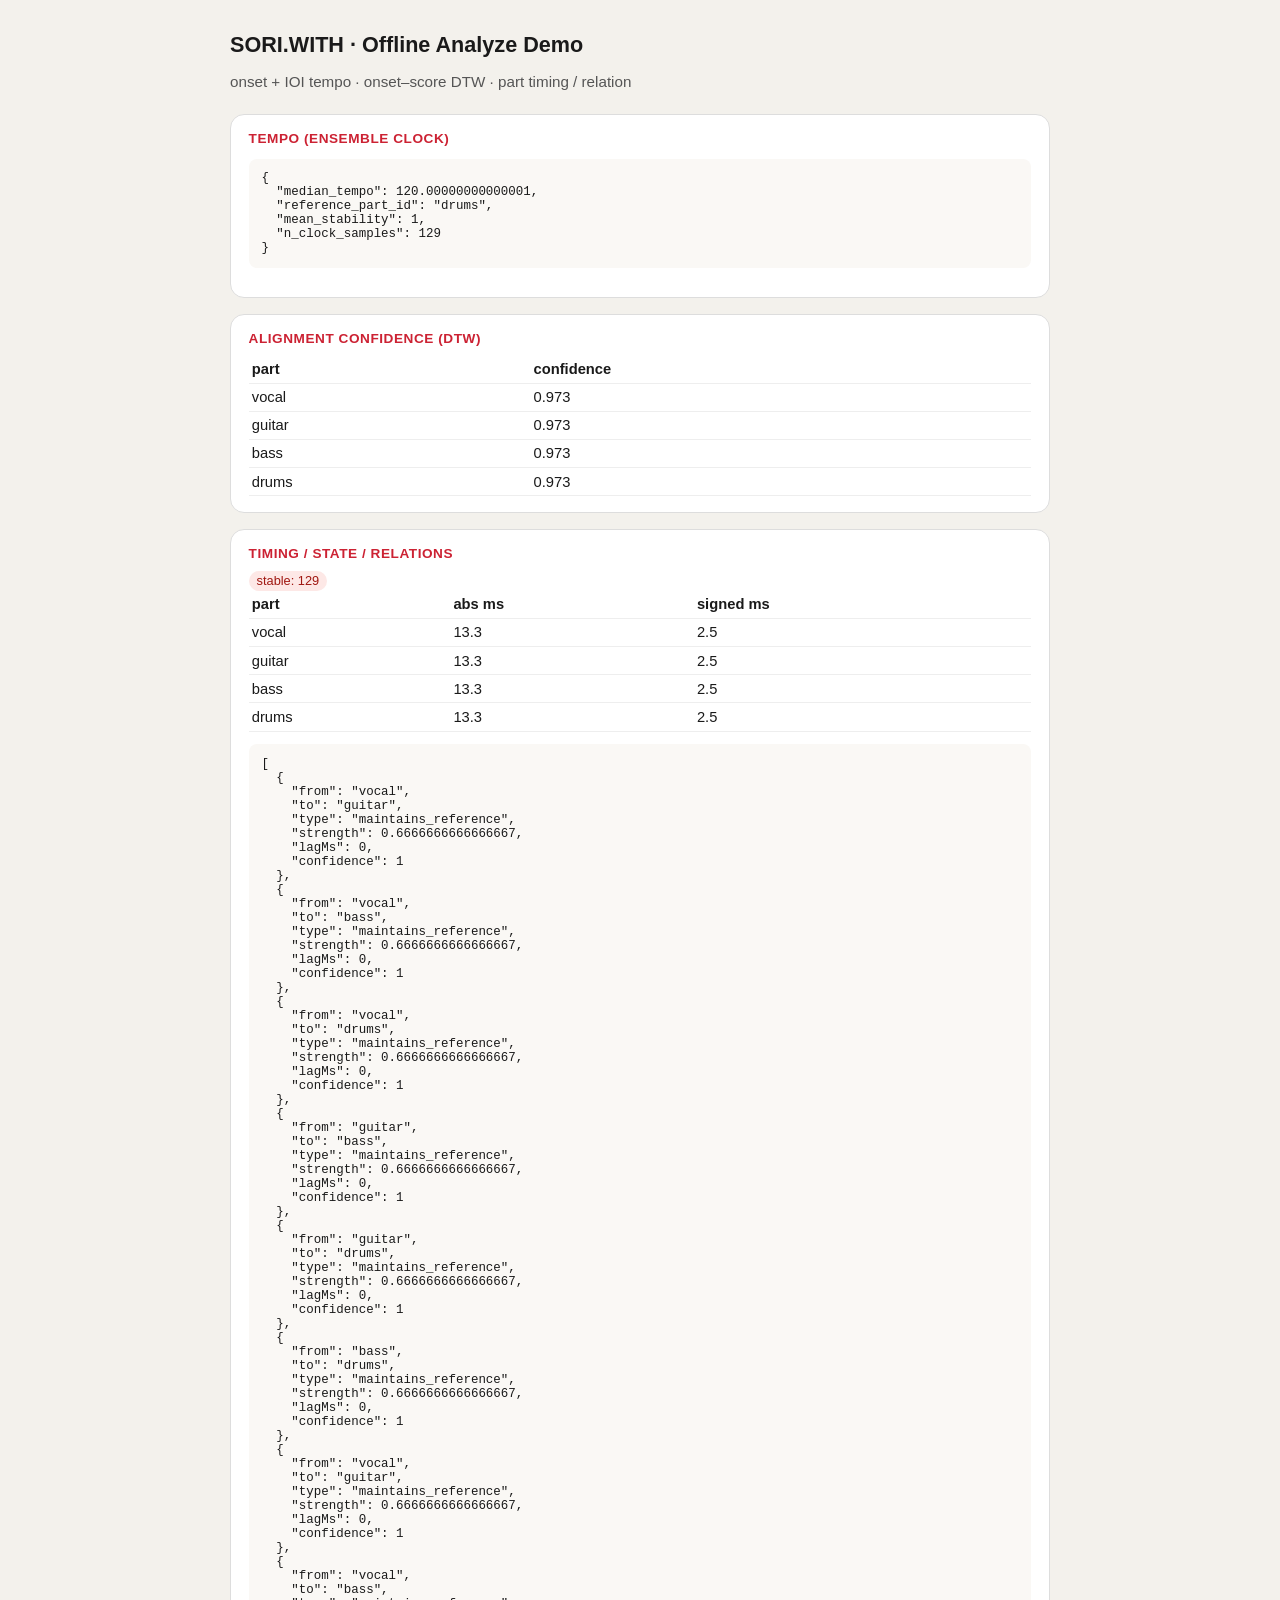
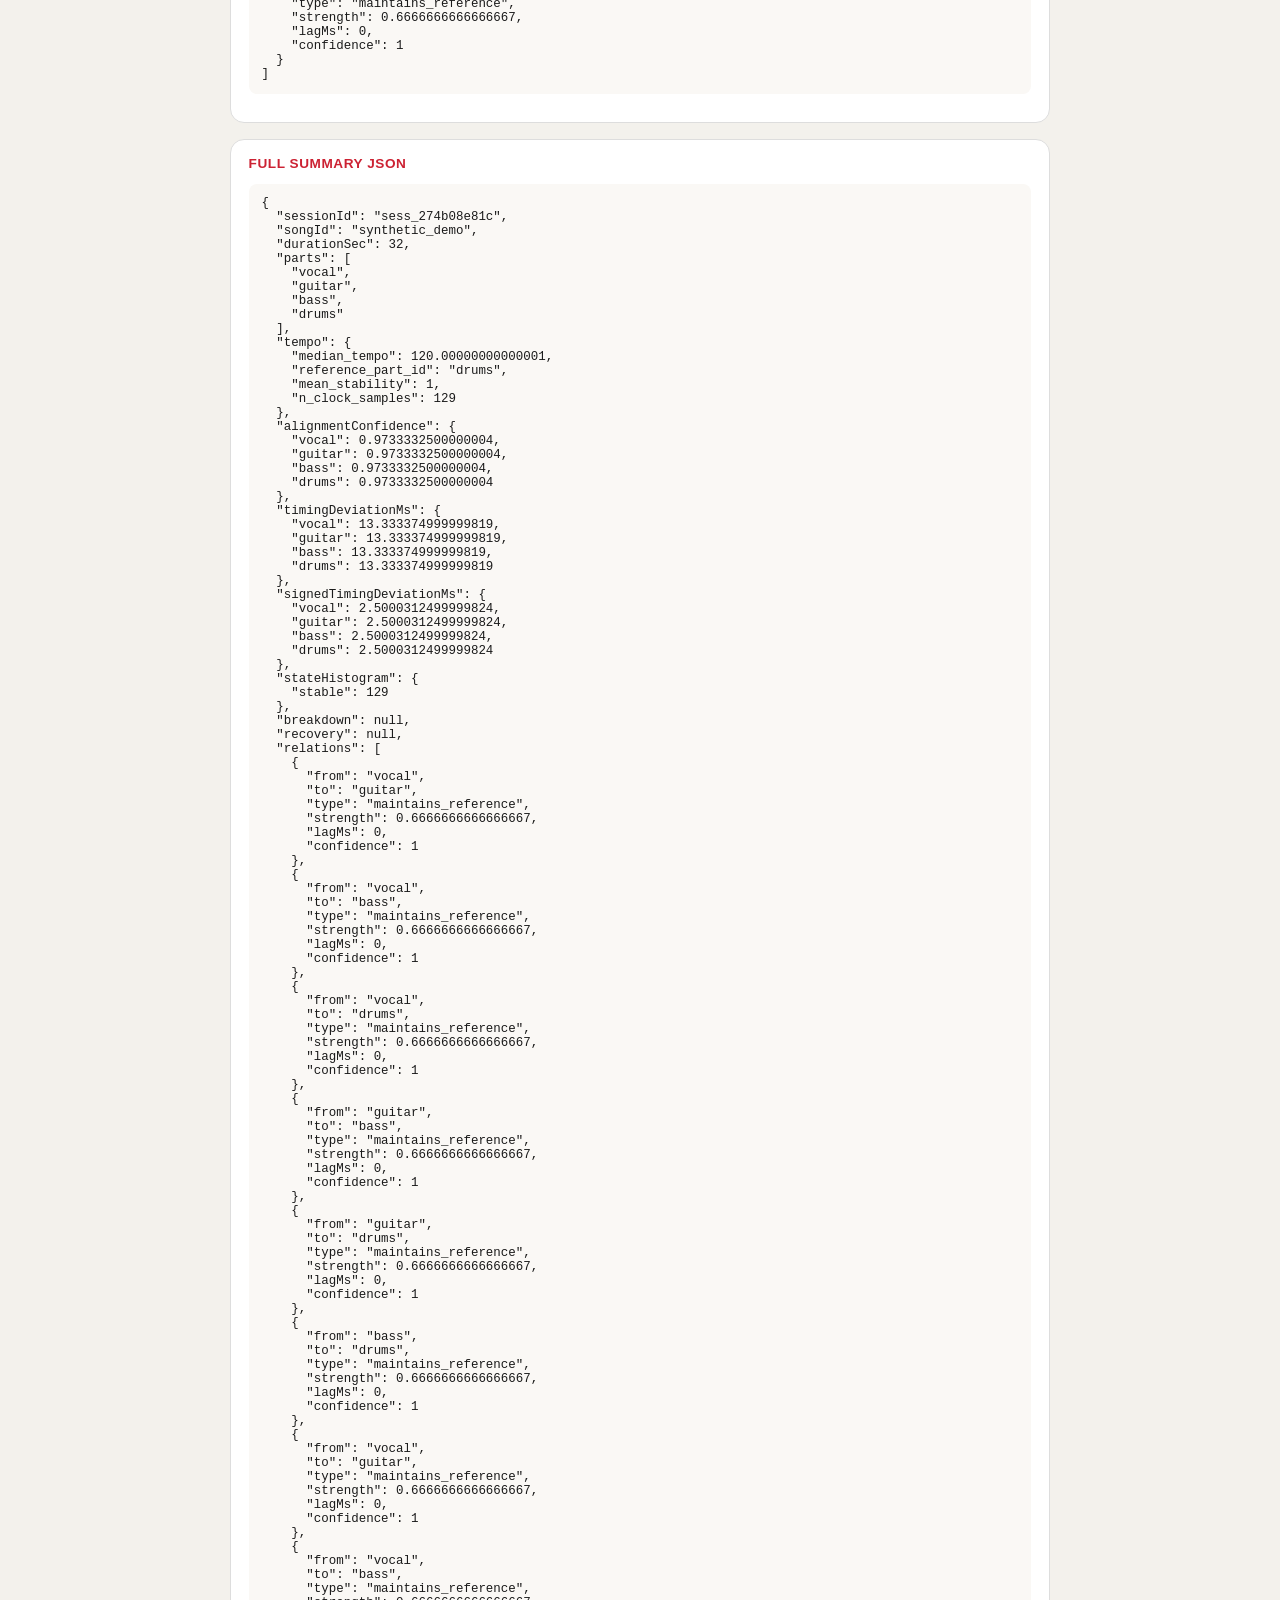
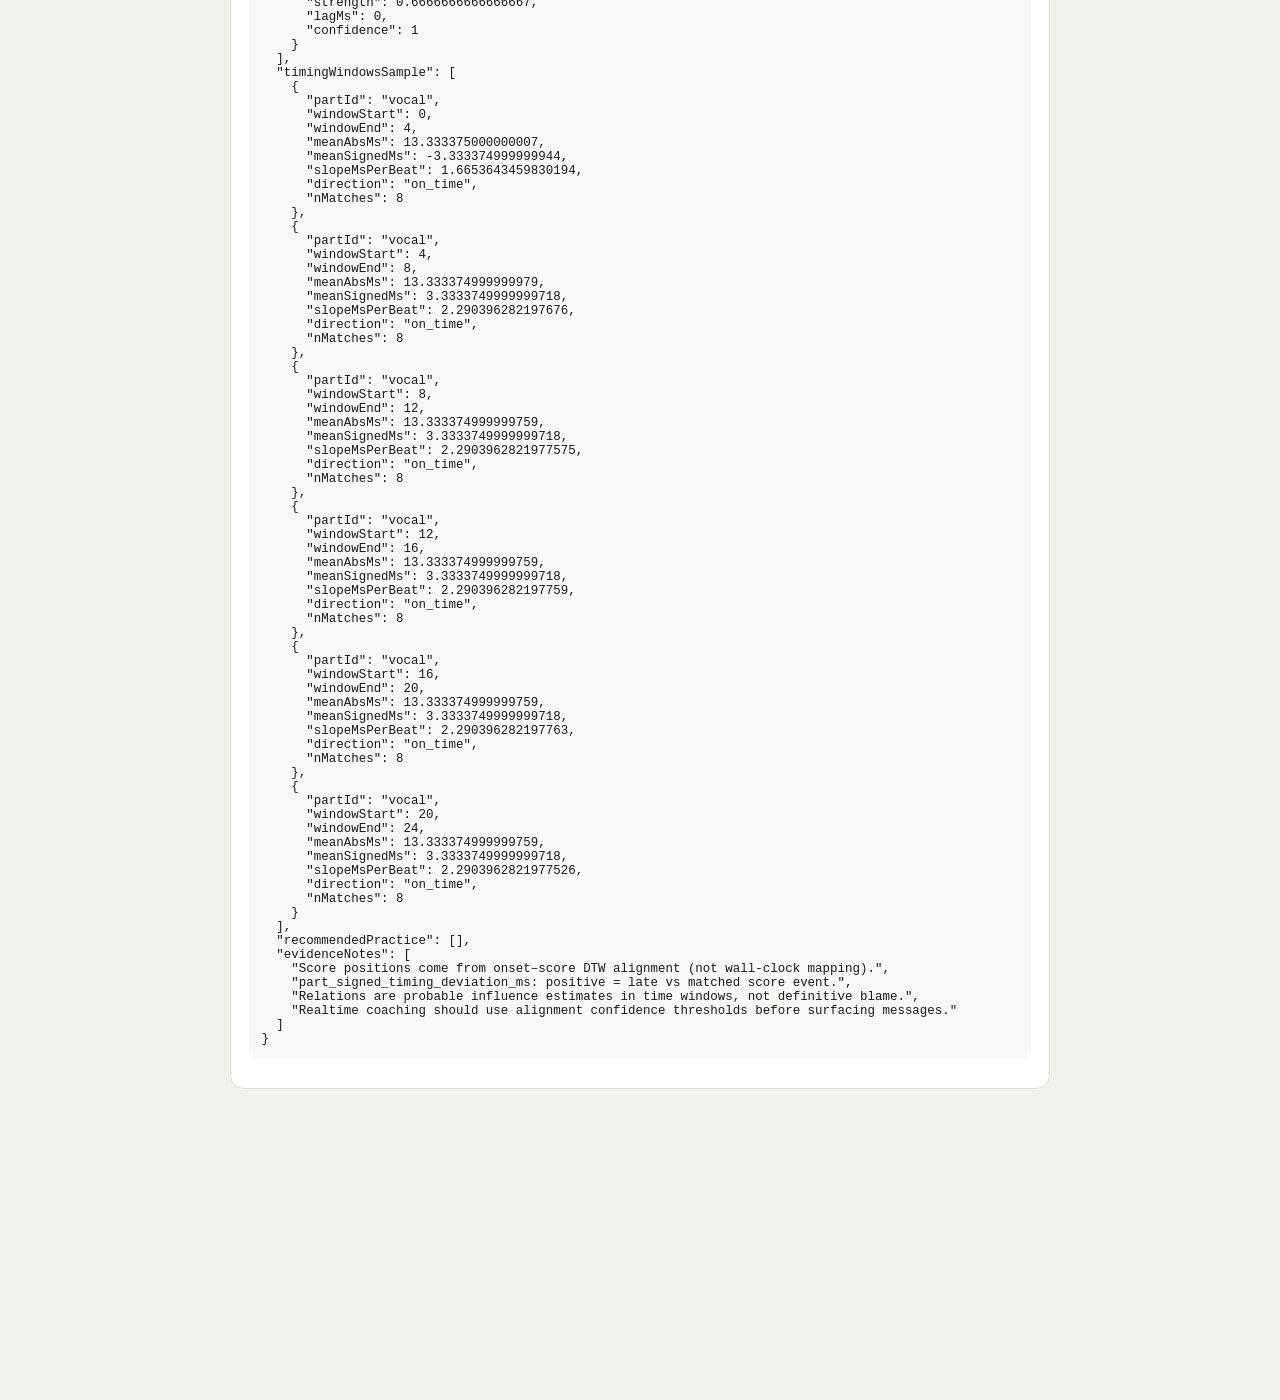
<file: web/demo-analyze.html>
<!DOCTYPE html>
<html lang="ko">
<head>
  <meta charset="utf-8" />
  <meta name="viewport" content="width=device-width, initial-scale=1" />
  <title>SORI.WITH · Analyze Demo</title>
  <style>
    :root { color-scheme: light; font-family: "IBM Plex Sans KR", "Noto Sans KR", sans-serif; }
    body { margin: 0; background: #f3f1ec; color: #1a1a1a; }
    main { max-width: 820px; margin: 0 auto; padding: 2rem 1.25rem 3rem; }
    h1 { font-size: 1.35rem; margin: 0 0 .25rem; }
    .sub { color: #555; margin-bottom: 1.5rem; font-size: .95rem; }
    section { background: #fff; border: 1px solid #ddd; border-radius: 14px; padding: 1rem 1.1rem; margin-bottom: 1rem; }
    h2 { font-size: .85rem; letter-spacing: .04em; text-transform: uppercase; color: #c23; margin: 0 0 .6rem; }
    table { width: 100%; border-collapse: collapse; font-size: .92rem; }
    td, th { text-align: left; padding: .35rem .2rem; border-bottom: 1px solid #eee; }
    pre { overflow: auto; font-size: .78rem; background: #faf8f5; padding: .8rem; border-radius: 8px; }
    .pill { display: inline-block; background: #fde8e6; color: #a01812; padding: .15rem .5rem; border-radius: 999px; font-size: .8rem; margin-right: .35rem; }
  </style>
</head>
<body>
<main>
  <h1>SORI.WITH · Offline Analyze Demo</h1>
  <p class="sub">onset + IOI tempo · onset–score DTW · part timing / relation</p>
  <section>
    <h2>Tempo (ensemble clock)</h2>
    <pre id="tempo"></pre>
  </section>
  <section>
    <h2>Alignment confidence (DTW)</h2>
    <table id="align"></table>
  </section>
  <section>
    <h2>Timing / state / relations</h2>
    <div id="states"></div>
    <table id="timing"></table>
    <pre id="relations"></pre>
  </section>
  <section>
    <h2>Full summary JSON</h2>
    <pre id="raw"></pre>
  </section>
</main>
<script>
const S = {
  "sessionId": "sess_274b08e81c",
  "songId": "synthetic_demo",
  "durationSec": 32.0,
  "parts": [
    "vocal",
    "guitar",
    "bass",
    "drums"
  ],
  "tempo": {
    "median_tempo": 120.00000000000001,
    "reference_part_id": "drums",
    "mean_stability": 1.0,
    "n_clock_samples": 129
  },
  "alignmentConfidence": {
    "vocal": 0.9733332500000004,
    "guitar": 0.9733332500000004,
    "bass": 0.9733332500000004,
    "drums": 0.9733332500000004
  },
  "timingDeviationMs": {
    "vocal": 13.333374999999819,
    "guitar": 13.333374999999819,
    "bass": 13.333374999999819,
    "drums": 13.333374999999819
  },
  "signedTimingDeviationMs": {
    "vocal": 2.5000312499999824,
    "guitar": 2.5000312499999824,
    "bass": 2.5000312499999824,
    "drums": 2.5000312499999824
  },
  "stateHistogram": {
    "stable": 129
  },
  "breakdown": null,
  "recovery": null,
  "relations": [
    {
      "from": "vocal",
      "to": "guitar",
      "type": "maintains_reference",
      "strength": 0.6666666666666667,
      "lagMs": 0.0,
      "confidence": 1.0
    },
    {
      "from": "vocal",
      "to": "bass",
      "type": "maintains_reference",
      "strength": 0.6666666666666667,
      "lagMs": 0.0,
      "confidence": 1.0
    },
    {
      "from": "vocal",
      "to": "drums",
      "type": "maintains_reference",
      "strength": 0.6666666666666667,
      "lagMs": 0.0,
      "confidence": 1.0
    },
    {
      "from": "guitar",
      "to": "bass",
      "type": "maintains_reference",
      "strength": 0.6666666666666667,
      "lagMs": 0.0,
      "confidence": 1.0
    },
    {
      "from": "guitar",
      "to": "drums",
      "type": "maintains_reference",
      "strength": 0.6666666666666667,
      "lagMs": 0.0,
      "confidence": 1.0
    },
    {
      "from": "bass",
      "to": "drums",
      "type": "maintains_reference",
      "strength": 0.6666666666666667,
      "lagMs": 0.0,
      "confidence": 1.0
    },
    {
      "from": "vocal",
      "to": "guitar",
      "type": "maintains_reference",
      "strength": 0.6666666666666667,
      "lagMs": 0.0,
      "confidence": 1.0
    },
    {
      "from": "vocal",
      "to": "bass",
      "type": "maintains_reference",
      "strength": 0.6666666666666667,
      "lagMs": 0.0,
      "confidence": 1.0
    }
  ],
  "timingWindowsSample": [
    {
      "partId": "vocal",
      "windowStart": 0.0,
      "windowEnd": 4.0,
      "meanAbsMs": 13.333375000000007,
      "meanSignedMs": -3.333374999999944,
      "slopeMsPerBeat": 1.6653643459830194,
      "direction": "on_time",
      "nMatches": 8
    },
    {
      "partId": "vocal",
      "windowStart": 4.0,
      "windowEnd": 8.0,
      "meanAbsMs": 13.333374999999979,
      "meanSignedMs": 3.3333749999999718,
      "slopeMsPerBeat": 2.290396282197676,
      "direction": "on_time",
      "nMatches": 8
    },
    {
      "partId": "vocal",
      "windowStart": 8.0,
      "windowEnd": 12.0,
      "meanAbsMs": 13.333374999999759,
      "meanSignedMs": 3.3333749999999718,
      "slopeMsPerBeat": 2.2903962821977575,
      "direction": "on_time",
      "nMatches": 8
    },
    {
      "partId": "vocal",
      "windowStart": 12.0,
      "windowEnd": 16.0,
      "meanAbsMs": 13.333374999999759,
      "meanSignedMs": 3.3333749999999718,
      "slopeMsPerBeat": 2.290396282197759,
      "direction": "on_time",
      "nMatches": 8
    },
    {
      "partId": "vocal",
      "windowStart": 16.0,
      "windowEnd": 20.0,
      "meanAbsMs": 13.333374999999759,
      "meanSignedMs": 3.3333749999999718,
      "slopeMsPerBeat": 2.290396282197763,
      "direction": "on_time",
      "nMatches": 8
    },
    {
      "partId": "vocal",
      "windowStart": 20.0,
      "windowEnd": 24.0,
      "meanAbsMs": 13.333374999999759,
      "meanSignedMs": 3.3333749999999718,
      "slopeMsPerBeat": 2.2903962821977526,
      "direction": "on_time",
      "nMatches": 8
    }
  ],
  "recommendedPractice": [],
  "evidenceNotes": [
    "Score positions come from onset–score DTW alignment (not wall-clock mapping).",
    "part_signed_timing_deviation_ms: positive = late vs matched score event.",
    "Relations are probable influence estimates in time windows, not definitive blame.",
    "Realtime coaching should use alignment confidence thresholds before surfacing messages."
  ]
};
document.getElementById("tempo").textContent = JSON.stringify(S.tempo, null, 2);
document.getElementById("raw").textContent = JSON.stringify(S, null, 2);
const align = document.getElementById("align");
align.innerHTML = "<tr><th>part</th><th>confidence</th></tr>" +
  Object.entries(S.alignmentConfidence || {}).map(([k,v]) =>
    `<tr><td>${k}</td><td>${Number(v).toFixed(3)}</td></tr>`).join("");
const timing = document.getElementById("timing");
timing.innerHTML = "<tr><th>part</th><th>abs ms</th><th>signed ms</th></tr>" +
  Object.entries(S.timingDeviationMs || {}).map(([k,v]) => {
    const s = (S.signedTimingDeviationMs || {})[k];
    return `<tr><td>${k}</td><td>${Number(v).toFixed(1)}</td><td>${s == null ? "—" : Number(s).toFixed(1)}</td></tr>`;
  }).join("");
document.getElementById("states").innerHTML =
  Object.entries(S.stateHistogram || {}).map(([k,v]) =>
    `<span class="pill">${k}: ${v}</span>`).join("") +
  (S.breakdown ? `<p>breakdown: ${JSON.stringify(S.breakdown)}</p>` : "");
document.getElementById("relations").textContent = JSON.stringify(S.relations, null, 2);
</script>
</body>
</html>
</file>
